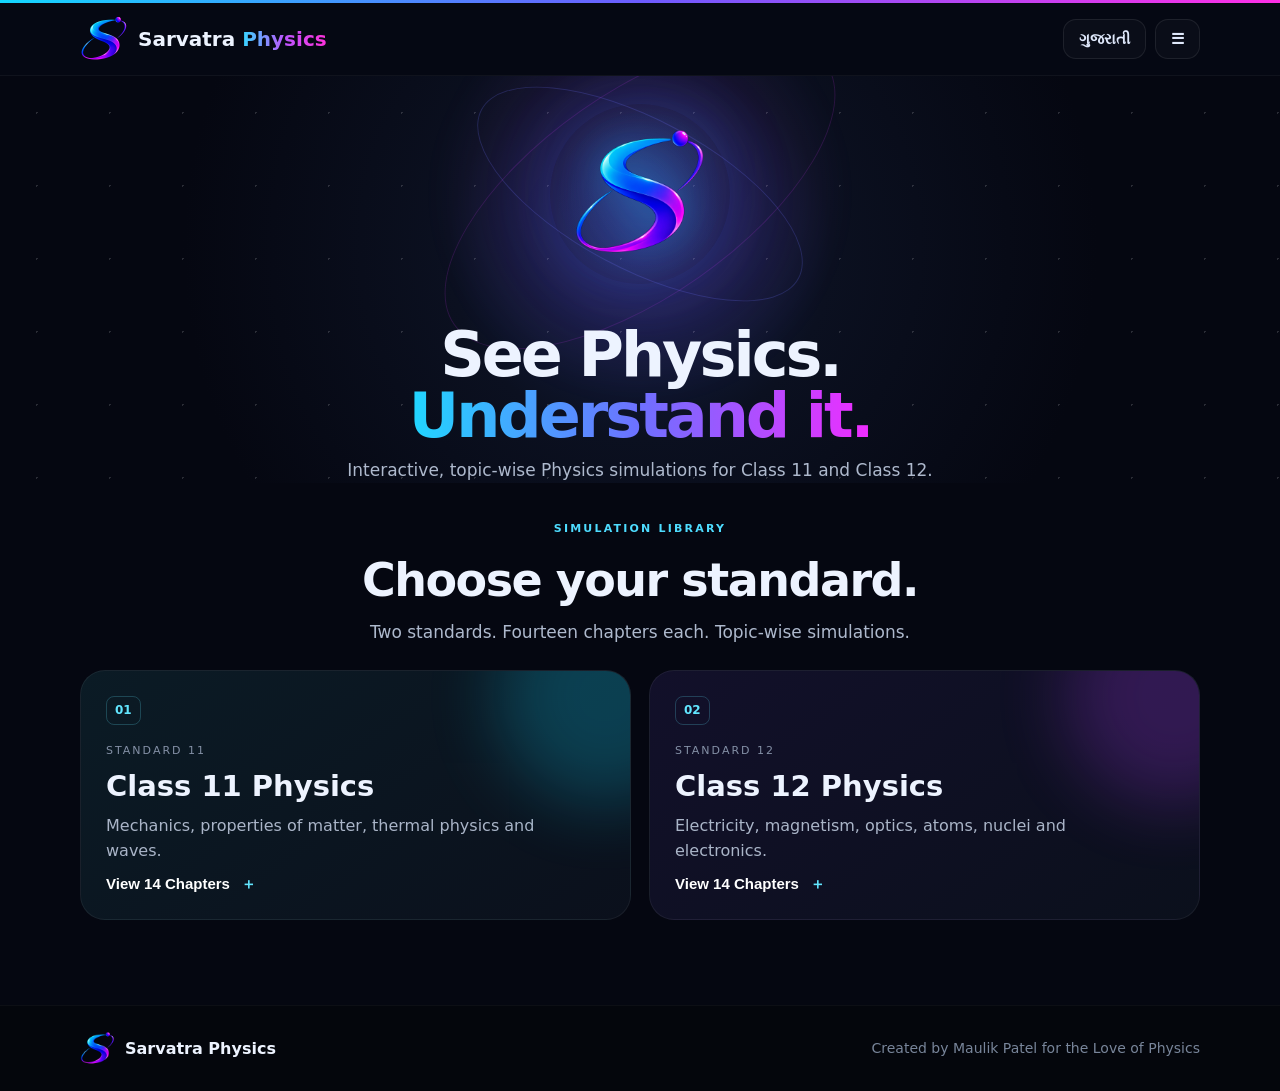
<file: index.html>
<!doctype html>
<html lang="en">
<head>
<meta charset="utf-8"><meta name="viewport" content="width=device-width,initial-scale=1">
<title>Sarvatra Physics — Simulation Library</title>
<link rel="icon" href="logo.png"><link rel="stylesheet" href="style.css">
<style>
/* Full-screen simulation viewer */
.media-modal.show {
  position: fixed !important;
  inset: 0 !important;
  z-index: 99999 !important;
  display: flex !important;
  align-items: stretch !important;
  justify-content: stretch !important;
  padding: 0 !important;
  margin: 0 !important;
  width: 100vw !important;
  height: 100dvh !important;
  max-width: none !important;
  max-height: none !important;
  border-radius: 0 !important;
  overflow: hidden !important;
}
.media-modal.show .media-dialog {
  display: flex !important;
  flex-direction: column !important;
  width: 100% !important;
  height: 100% !important;
  max-width: none !important;
  max-height: none !important;
  margin: 0 !important;
  border: 0 !important;
  border-radius: 0 !important;
  overflow: hidden !important;
}
.media-modal.show .media-dialog-head {
  flex: 0 0 auto;
  padding: 12px 16px;
}
.media-modal.show .media-stage {
  flex: 1 1 auto !important;
  min-height: 0 !important;
  height: auto !important;
  overflow: auto !important;
  padding: 0 !important;
  margin: 0 !important;
  border-radius: 0 !important;
}
.sim-frame {
  display: block;
  width: 100%;
  height: 100%;
  min-height: 100%;
  border: none;
  border-radius: 0;
  background: #020617;
}

/* Beautiful Frame for Open Simulation Button */
.topic-sim {
  display: inline-flex;
  align-items: center;
  padding: 6px 16px;
  margin-left: 8px;
  border: 1px solid rgba(255, 255, 255, 0.4);
  border-radius: 8px;
  background: rgba(255, 255, 255, 0.05);
  color: inherit;
  font-family: inherit;
  font-size: 0.9em;
  font-weight: 500;
  text-decoration: none;
  cursor: pointer;
  transition: all 0.25s ease-in-out;
}
.topic-sim:hover {
  border-color: #ffffff;
  background: rgba(255, 255, 255, 0.15);
  transform: translateY(-1px);
  box-shadow: 0 4px 12px rgba(0, 0, 0, 0.15);
}
</style>
</head>
<body>
<div class="topline"></div>
<header class="header"><div class="container nav">
<a class="brand" href="#top"><img src="logo.png"><span>Sarvatra <b>Physics</b></span></a>
<div class="nav-actions"><button id="lang">ગુજરાતી</button><button id="menu">☰</button></div>
</div></header>
<main id="top">
<section class="hero">
<div class="stars"></div>
<div class="hero-visual">
  <div class="hero-glow"></div>
  <div class="hero-orbit orbit-a"></div>
  <div class="hero-orbit orbit-b"></div>
  <div class="hero-logo"><img src="logo.png" alt="Sarvatra Physics logo"></div>
</div>
<div class="hero-copy"><h1>See Physics.<br><em>Understand it.</em></h1><p>Interactive, topic-wise Physics simulations for Class 11 and Class 12.</p></div>
</section>
<section id="classes" class="library container">
<div class="section-head"><span>SIMULATION LIBRARY</span><h2>Choose your standard.</h2><p>Two standards. Fourteen chapters each. Topic-wise simulations.</p></div>
<div class="class-grid">
<article class="class-card class11" tabindex="0" role="button" aria-label="Open Class 11 Physics chapters"><div class="card-number">01</div><div><small>STANDARD 11</small><h3>Class 11 Physics</h3><p>Mechanics, properties of matter, thermal physics and waves.</p></div><button class="open-class" type="button">View 14 Chapters <b>＋</b></button></article>
<article class="class-card class12" tabindex="0" role="button" aria-label="Open Class 12 Physics chapters"><div class="card-number">02</div><div><small>STANDARD 12</small><h3>Class 12 Physics</h3><p>Electricity, magnetism, optics, atoms, nuclei and electronics.</p></div><button class="open-class" type="button">View 14 Chapters <b>＋</b></button></article>
</div>
<div class="chapter-panel" id="panel11"><div class="panel-head"><div><small>STANDARD 11</small><h2>Class 11 Physics</h2></div><button class="close-panel">×</button></div><div class="chapters" id="chapters11"></div></div>
<div class="chapter-panel" id="panel12"><div class="panel-head"><div><small>STANDARD 12</small><h2>Class 12 Physics</h2></div><button class="close-panel">×</button></div><div class="chapters" id="chapters12"></div></div>
</section>
</main>
<footer><div class="container"><img src="logo.png"><span>Sarvatra Physics</span><small>Created by Maulik Patel for the Love of Physics</small></div></footer>
<script>
const rutherford='https://javalab.org/en/rutherford_scattering_en/';
const spectrumSim='hydrogen_spectrum.html';

const c11=[
['01','Units & Measurements',['Units, dimensions & errors','Significant figures','Dimensional analysis']],
['02','Motion in a Straight Line',['Position & displacement','Velocity & acceleration','Motion graphs','Free fall']],
['03','Motion in a Plane',['Vectors','Projectile motion','Uniform circular motion']],
['04','Laws of Motion',['Newton’s laws','Friction','Tension & connected bodies','Circular dynamics']],
['05','Work, Energy & Power',['Work done by force','Kinetic & potential energy','Work-energy theorem','Power']],
['06','System of Particles & Rotational Motion',['Centre of mass','Torque','Moment of inertia','Rolling motion']],
['07','Gravitation',['Gravitational field','Satellites','Orbital velocity','Escape velocity']],
['08','Mechanical Properties of Solids',[['Stress & strain',''],['Elasticity','elasticity_simulation.html'],['Young’s modulus','']]],
['09','Mechanical Properties of Fluids',['Pressure','Continuity equation','Bernoulli’s theorem','Viscosity']],
['10','Thermal Properties of Matter',['Thermal expansion','Calorimetry','Heat transfer','Thermal conductivity']],
['11','Thermodynamics',['Zeroth law','First law','Thermodynamic processes','Heat engines']],
['12','Kinetic Theory',['Ideal gas','Pressure & temperature','Degrees of freedom','Mean free path']],
['13','Oscillations',['SHM','Energy in SHM','Spring-mass system','Simple pendulum']],
['14','Waves',['Wave motion','Superposition','Standing waves','Beats']]
];
const c12=[
['01','Electric Charges & Fields',['Coulomb’s law','Electric field','Electric flux','Gauss’s law']],
['02','Electrostatic Potential & Capacitance',['Potential','Potential energy','Capacitors','Dielectrics']],
['03','Current Electricity',['Drift velocity','Ohm’s law','Kirchhoff’s laws','Wheatstone bridge']],
['04','Moving Charges & Magnetism',['Lorentz force','Biot–Savart law','Ampere’s law','Charged particle motion']],
['05','Magnetism & Matter',['Magnetic dipole','Earth’s magnetism','Magnetic materials']],
['06','Electromagnetic Induction',['Faraday’s law','Lenz’s law','Motional emf','Inductance']],
['07','Alternating Current',['AC voltage/current','LCR circuit','Resonance','Transformer']],
['08','Electromagnetic Waves',['Displacement current','EM spectrum','Properties of EM waves']],
['09','Ray Optics & Optical Instruments',['Reflection','Refraction','Lenses','Optical instruments']],
['10','Wave Optics',['Huygens principle','Interference','Young’s double slit','Diffraction']],
['11','Dual Nature of Radiation & Matter',['Photoelectric effect','de Broglie wavelength','Matter waves']],
['12','Atoms',[['Rutherford scattering',rutherford],['Bohr model',''],['Hydrogen spectrum (Emission & Absorption)',spectrumSim]]],
['13','Nuclei',['Nuclear size','Radioactivity','Binding energy','Nuclear reactions']],
['14','Semiconductor Electronics',['PN junction','Diode','Rectifier','Transistor','Logic gates']]
];

// Topic animations are configured in media.json.
let mediaMap = {};

function topicKey(name) {
  return name.toLowerCase().trim().replace(/[^a-z0-9]+/g,'-').replace(/^-|-$/g,'');
}

function chapterHTML(ch, standard) {
  const [n,title,topics]=ch;
  let rows='';
  if(Array.isArray(topics[0])) topics.forEach(([t,u])=>rows+=topic(t,u,standard,n,title));
  else topics.forEach(t=>rows+=topic(t,'',standard,n,title));
  return `<details class="chapter"><summary><span>${n}</span><strong>${title}</strong><i>⌄</i></summary><div class="topic-list">${rows}</div></details>`;
}

function topic(name,url,standard,chapterNo,chapterTitle) {
  const key = `${standard}/${String(chapterNo).padStart(2,'0')}/${topicKey(name)}`;
  const media = mediaMap[key];
  const mediaButton = media ? `<button class="topic-media" data-media="${media}" data-title="${name}">▶ Preview</button>` : `<span class="empty">Animation coming soon</span>`;
  
  let sim = '';
  if (url) {
    if (url.endsWith('.html')) {
      sim = `<button class="topic-sim" onclick="openSim('${url}', '${name}')">Open simulation ↗</button>`;
    } else {
      sim = `<a class="topic-sim" href="${url}" target="_blank" rel="noopener">Open simulation ↗</a>`;
    }
  }

  return `<div class="topic"><div class="topic-name"><span>${name}</span><small>${chapterTitle}</small></div><div class="topic-actions">${mediaButton}${sim}</div></div>`;
}

function openSim(url, title) {
  const overlay=document.getElementById('mediaModal');
  const stage=document.getElementById('mediaStage');
  document.getElementById('mediaTitle').textContent=title;
  stage.innerHTML=`<iframe src="${url}" class="sim-frame" title="${title}" allow="fullscreen; autoplay" allowfullscreen></iframe>`;
  overlay.classList.add('show');
  document.body.style.overflow='hidden';
}

async function loadMedia() {
  try {
    const res = await fetch('media.json', {cache:'no-store'});
    if(res.ok) mediaMap = await res.json();
  } catch(e) {
    console.warn('media.json could not be loaded; topics will show without animations.');
  }
  document.getElementById('chapters11').innerHTML=c11.map(ch=>chapterHTML(ch,'class11')).join('');
  document.getElementById('chapters12').innerHTML=c12.map(ch=>chapterHTML(ch,'class12')).join('');
  bindMediaButtons();
}

function bindMediaButtons() {
  document.querySelectorAll('.topic-media').forEach(btn=>btn.onclick=()=>openMedia(btn.dataset.media,btn.dataset.title));
}

function openMedia(src,title) {
  const overlay=document.getElementById('mediaModal');
  const stage=document.getElementById('mediaStage');
  document.getElementById('mediaTitle').textContent=title;
  stage.innerHTML='';
  const lower=src.toLowerCase();
  if(lower.endsWith('.gif')) {
    stage.innerHTML=`<img src="${src}" alt="${title} animation">`;
  } else {
    stage.innerHTML=`<video src="${src}" autoplay muted loop playsinline controls></video>`;
  }
  overlay.classList.add('show');
}

function closeMedia() {
  const overlay=document.getElementById('mediaModal');
  overlay.classList.remove('show');
  document.getElementById('mediaStage').innerHTML='';
  document.body.style.overflow='';
}

document.addEventListener('DOMContentLoaded',()=>{
  const p11=document.getElementById('panel11');
  const p12=document.getElementById('panel12');
  const cards=document.querySelectorAll('.class-card');
  const openPanel=(panel,other)=>{
    panel.classList.add('show');
    other.classList.remove('show');
    setTimeout(()=>panel.scrollIntoView({behavior:'smooth',block:'start'}),20);
  };
  cards[0].addEventListener('click',()=>openPanel(p11,p12));
  cards[1].addEventListener('click',()=>openPanel(p12,p11));
  cards[0].addEventListener('keydown',e=>{if(e.key==='Enter'||e.key===' '){e.preventDefault();openPanel(p11,p12)}});
  cards[1].addEventListener('keydown',e=>{if(e.key==='Enter'||e.key===' '){e.preventDefault();openPanel(p12,p11)}});
  document.querySelectorAll('.close-panel').forEach(b=>b.onclick=()=>b.closest('.chapter-panel').classList.remove('show'));
  document.getElementById('lang').onclick=()=>{document.documentElement.classList.toggle('gu');document.getElementById('lang').textContent=document.documentElement.classList.contains('gu')?'English':'ગુજરાતી'};
  document.getElementById('closeMedia').onclick=closeMedia;
  document.getElementById('mediaModal').addEventListener('click',e=>{if(e.target.id==='mediaModal')closeMedia()});
  document.addEventListener('keydown',e=>{if(e.key==='Escape')closeMedia()});
  loadMedia();
});
</script>

<div class="media-modal" id="mediaModal" aria-hidden="true">
  <div class="media-dialog">
    <div class="media-dialog-head"><strong id="mediaTitle">Animation</strong><button id="closeMedia" aria-label="Close">×</button></div>
    <div class="media-stage" id="mediaStage"></div>
  </div>
</div>
</body></html>
</file>
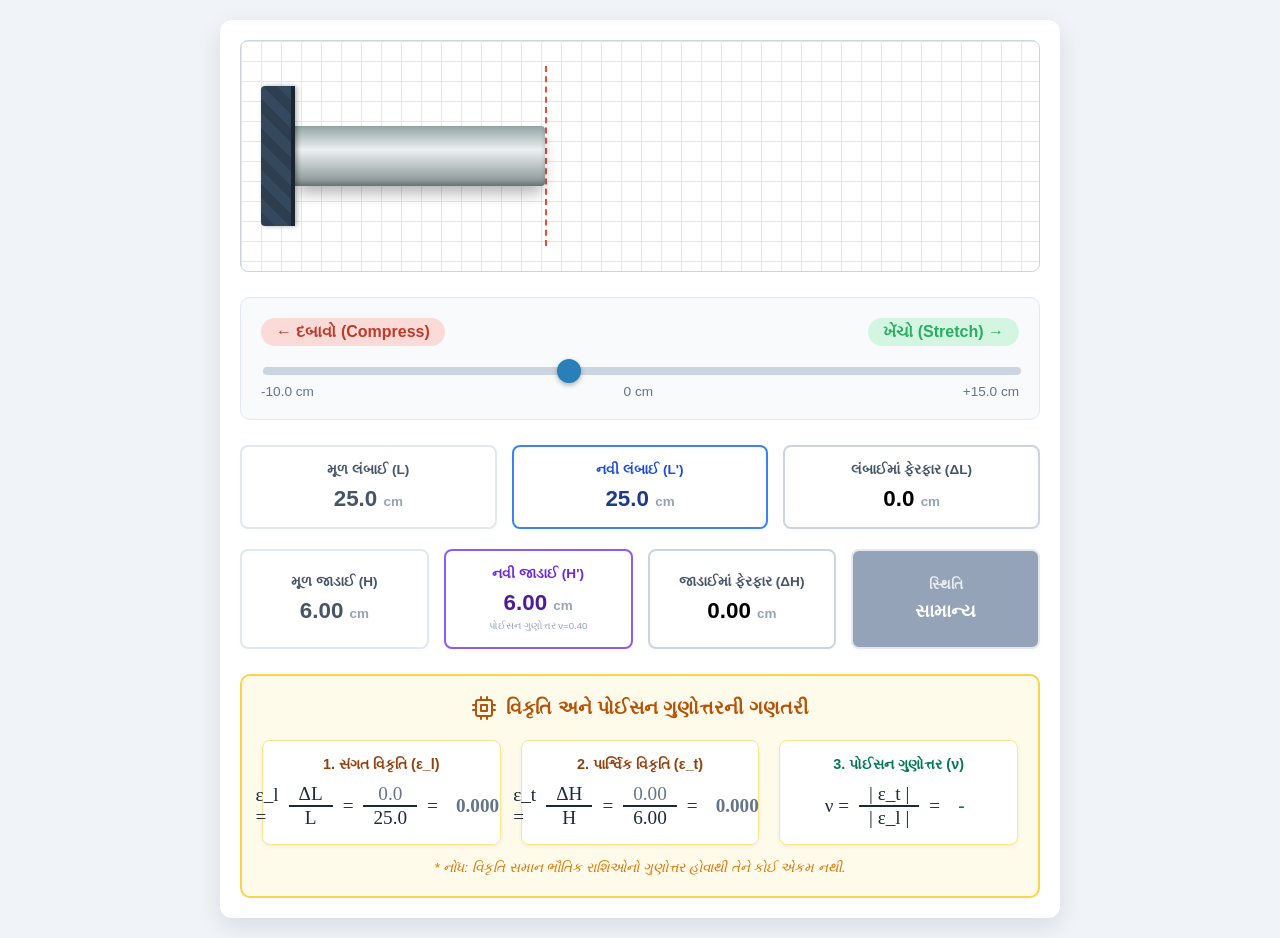
<file: elasticity-simulation.html>
<!DOCTYPE html>
<html lang="gu">
<head>
    <meta charset="UTF-8">
    <meta name="viewport" content="width=device-width, initial-scale=1.0">
    <title>સ્થિતિસ્થાપકતા અને પોઈસન ગુણોત્તર સિમ્યુલેશન</title>
    <style>
        body { font-family: 'Segoe UI', Tahoma, Geneva, Verdana, sans-serif; background-color: #f0f4f8; margin: 0; padding: 20px; display: flex; justify-content: center; }
        .simulation-box { background: white; padding: 20px; border-radius: 12px; box-shadow: 0 8px 24px rgba(0,0,0,0.1); width: 100%; max-width: 800px; }
        .lab-area { position: relative; background-color: #fff; background-image: linear-gradient(#e5e7eb 1px, transparent 1px), linear-gradient(90deg, #e5e7eb 1px, transparent 1px); background-size: 20px 20px; border: 1px solid #cbd5e1; border-radius: 8px; padding: 40px 20px; overflow-x: auto; display: flex; align-items: center; min-height: 150px; }
        .wall { width: 30px; height: 140px; background: repeating-linear-gradient(45deg, #2c3e50, #2c3e50 10px, #34495e 10px, #34495e 20px); border-right: 4px solid #1a252f; border-radius: 4px 0 0 4px; position: absolute; left: 20px; z-index: 10; box-shadow: 2px 0 5px rgba(0,0,0,0.3); }
        .cylinder-wrapper { position: absolute; left: 54px; display: flex; align-items: center; height: 140px; }
        .cylinder-main { height: 60px; width: 250px; background: linear-gradient(to bottom, #95a5a6 0%, #ecf0f1 40%, #7f8c8d 100%); box-shadow: 0 10px 15px -3px rgba(0,0,0,0.3), inset 0 -3px 5px rgba(0,0,0,0.2); transition: all 0.1s ease-out; border-radius: 0 4px 4px 0; position: relative; z-index: 5; }
        .cylinder-extension { height: 60px; width: 0px; background: linear-gradient(to bottom, #2ecc71 0%, #a8e6cf 40%, #27ae60 100%); box-shadow: 0 10px 15px -3px rgba(0,0,0,0.3), inset 0 -3px 5px rgba(0,0,0,0.2); transition: all 0.1s ease-out; border-radius: 0 8px 8px 0; z-index: 4; }
        .compression-ghost { height: 60px; width: 0px; background: repeating-linear-gradient(-45deg, rgba(231, 76, 60, 0.2), rgba(231, 76, 60, 0.2) 5px, rgba(255, 255, 255, 0.2) 5px, rgba(255, 255, 255, 0.2) 10px); border: 2px dashed #e74c3c; box-sizing: border-box; position: absolute; right: 0; transition: all 0.1s ease-out; border-radius: 0 4px 4px 0; z-index: 6; display: none; }
        .marker-l0 { position: absolute; left: 250px; top: -20px; height: 180px; border-left: 2px dashed #e74c3c; z-index: 2; }
        .controls { margin: 25px 0; padding: 20px; background: #f8fafc; border-radius: 10px; border: 1px solid #e2e8f0; text-align: center; }
        .slider-labels { display: flex; justify-content: space-between; font-weight: bold; margin-bottom: 15px; }
        .btn-compress { color: #c0392b; background: #fadbd8; padding: 5px 15px; border-radius: 20px;}
        .btn-stretch { color: #27ae60; background: #d5f5e3; padding: 5px 15px; border-radius: 20px;}
        input[type="range"] { width: 100%; cursor: pointer; height: 8px; background: #cbd5e1; border-radius: 5px; outline: none; -webkit-appearance: none; }
        input[type="range"]::-webkit-slider-thumb { -webkit-appearance: none; width: 24px; height: 24px; background: #2980b9; border-radius: 50%; cursor: pointer; box-shadow: 0 2px 5px rgba(0,0,0,0.3); }
        .scale-markers { display: flex; justify-content: space-between; font-size: 0.85em; color: #64748b; margin-top: 5px; }
        .data-grid { display: grid; grid-template-columns: repeat(auto-fit, minmax(130px, 1fr)); gap: 15px; margin-top: 20px; }
        .data-card { background: #fff; padding: 15px 10px; border-radius: 8px; border: 2px solid #e2e8f0; text-align: center; box-shadow: 0 2px 5px rgba(0,0,0,0.02); display: flex; flex-direction: column; justify-content: center; }
        .data-title { font-size: 0.85em; color: #475569; font-weight: 600; margin-bottom: 8px; }
        .data-value { font-size: 1.4em; font-weight: bold; }
        .unit { font-size: 0.6em; color: #94a3b8; }
        .status-card { color: white; transition: background 0.3s; display: flex; flex-direction: column; justify-content: center; }
        .calculation-panel { margin-top: 25px; background: #fffbeb; border: 2px solid #fcd34d; border-radius: 10px; padding: 20px; }
        .panel-title { text-align: center; font-weight: bold; color: #b45309; font-size: 1.2em; margin-bottom: 20px; display: flex; align-items: center; justify-content: center; gap: 10px; }
        .math-grid { display: grid; grid-template-columns: repeat(auto-fit, minmax(220px, 1fr)); gap: 20px; }
        .math-box { background: white; padding: 15px; border-radius: 8px; border: 1px solid #fde68a; box-shadow: 0 2px 4px rgba(0,0,0,0.05); display: flex; flex-direction: column; align-items: center; }
        .math-box-title { font-size: 0.9em; color: #92400e; font-weight: bold; margin-bottom: 10px; text-align: center; }
        .formula-row { display: flex; align-items: center; justify-content: center; font-size: 1.2em; font-family: 'Cambria Math', 'Times New Roman', serif; color: #1e293b; gap: 10px; width: 100%; }
        .fraction { display: flex; flex-direction: column; align-items: center; margin: 0 5px; }
        .numerator { border-bottom: 2px solid #1e293b; padding: 0 5px; text-align: center; width: 100%; }
        .denominator { padding: 0 5px; text-align: center; width: 100%; }
        .result-val { font-weight: bold; padding: 2px 8px; border-radius: 4px; }
        .note { text-align: center; font-size: 0.85em; color: #d97706; margin-top: 15px; font-style: italic; }
    </style>
</head>
<body>

<div class="simulation-box">
    
    <div class="lab-area">
        <div class="wall"></div>
        <div class="cylinder-wrapper">
            <div class="marker-l0"></div>
            <div class="cylinder-main" id="cyl-main">
                <div class="compression-ghost" id="cyl-ghost"></div>
            </div>
            <div class="cylinder-extension" id="cyl-ext"></div>
        </div>
    </div>

    <div class="controls">
        <div class="slider-labels">
            <span class="btn-compress">← દબાવો (Compress)</span>
            <span class="btn-stretch">ખેંચો (Stretch) →</span>
        </div>
        <input type="range" id="force-slider" min="-100" max="150" value="0">
        <div class="scale-markers">
            <span>-10.0 cm</span>
            <span>0 cm</span>
            <span>+15.0 cm</span>
        </div>
    </div>

    <div class="data-grid">
        <div class="data-card">
            <div class="data-title">મૂળ લંબાઈ (L)</div>
            <div class="data-value" style="color: #475569;">25.0 <span class="unit">cm</span></div>
        </div>
        <div class="data-card" style="border-color: #3b82f6;">
            <div class="data-title" style="color: #1d4ed8;">નવી લંબાઈ (L')</div>
            <div class="data-value" id="val-new-length" style="color: #1e3a8a;">25.0 <span class="unit">cm</span></div>
        </div>
        <div class="data-card" id="card-delta" style="border-color: #cbd5e1;">
            <div class="data-title">લંબાઈમાં ફેરફાર (ΔL)</div>
            <div class="data-value" id="val-delta">0.0 <span class="unit">cm</span></div>
        </div>
    </div>

    <div class="data-grid">
        <div class="data-card">
            <div class="data-title">મૂળ જાડાઈ (H)</div>
            <div class="data-value" style="color: #475569;">6.00 <span class="unit">cm</span></div>
        </div>
        <div class="data-card" style="border-color: #8b5cf6;">
            <div class="data-title" style="color: #6d28d9;">નવી જાડાઈ (H')</div>
            <div class="data-value" id="val-new-thick" style="color: #4c1d95;">6.00 <span class="unit">cm</span></div>
            <div class="unit" style="margin-top: 4px;">પોઈસન ગુણોત્તર ν=0.40</div>
        </div>
        <div class="data-card" id="card-delta-h" style="border-color: #cbd5e1;">
            <div class="data-title">જાડાઈમાં ફેરફાર (ΔH)</div>
            <div class="data-value" id="val-delta-h">0.00 <span class="unit">cm</span></div>
        </div>
        <div class="data-card status-card" id="status-box" style="background: #94a3b8;">
            <div class="data-title" style="color: rgba(255,255,255,0.8);">સ્થિતિ</div>
            <div class="data-value" id="status-text" style="font-size: 1.1em;">સામાન્ય</div>
        </div>
    </div>

    <div class="calculation-panel">
        <div class="panel-title">
            <svg width="24" height="24" viewBox="0 0 24 24" fill="none" stroke="currentColor" stroke-width="2" stroke-linecap="round" stroke-linejoin="round"><rect x="4" y="4" width="16" height="16" rx="2" ry="2"></rect><rect x="9" y="9" width="6" height="6"></rect><line x1="9" y1="1" x2="9" y2="4"></line><line x1="15" y1="1" x2="15" y2="4"></line><line x1="9" y1="20" x2="9" y2="23"></line><line x1="15" y1="20" x2="15" y2="23"></line><line x1="20" y1="9" x2="23" y2="9"></line><line x1="20" y1="14" x2="23" y2="14"></line><line x1="1" y1="9" x2="4" y2="9"></line><line x1="1" y1="14" x2="4" y2="14"></line></svg>
            વિકૃતિ અને પોઈસન ગુણોત્તરની ગણતરી
        </div>
        
        <div class="math-grid">
            <div class="math-box">
                <div class="math-box-title">1. સંગત વિકૃતિ (ε_l)</div>
                <div class="formula-row">
                    ε_l = <div class="fraction"><div class="numerator">ΔL</div><div class="denominator">L</div></div> =
                    <div class="fraction"><div class="numerator" id="math-dl" style="color: #64748b;">0.0</div><div class="denominator">25.0</div></div> = 
                    <span class="result-val" id="math-strain-l" style="color: #64748b;">0.000</span>
                </div>
            </div>

            <div class="math-box">
                <div class="math-box-title">2. પાર્શ્વિક વિકૃતિ (ε_t)</div>
                <div class="formula-row">
                    ε_t = <div class="fraction"><div class="numerator">ΔH</div><div class="denominator">H</div></div> =
                    <div class="fraction"><div class="numerator" id="math-dh" style="color: #64748b;">0.00</div><div class="denominator">6.00</div></div> = 
                    <span class="result-val" id="math-strain-t" style="color: #64748b;">0.000</span>
                </div>
            </div>

            <div class="math-box">
                <div class="math-box-title" style="color: #047857;">3. પોઈસન ગુણોત્તર (ν)</div>
                <div class="formula-row">
                    ν = <div class="fraction"><div class="numerator">| ε_t |</div><div class="denominator">| ε_l |</div></div> = 
                    <span class="result-val" id="math-poisson" style="color: #047857;">-</span>
                </div>
            </div>
        </div>

        <div class="note">* નોંધ: વિકૃતિ સમાન ભૌતિક રાશિઓનો ગુણોત્તર હોવાથી તેને કોઈ એકમ નથી.</div>
    </div>
</div>

<script>
    const slider = document.getElementById('force-slider');
    const cylMain = document.getElementById('cyl-main');
    const cylExt = document.getElementById('cyl-ext');
    const cylGhost = document.getElementById('cyl-ghost');
    
    const valNewLength = document.getElementById('val-new-length');
    const valDelta = document.getElementById('val-delta');
    const cardDelta = document.getElementById('card-delta');
    const valNewThick = document.getElementById('val-new-thick');
    const valDeltaH = document.getElementById('val-delta-h');
    const cardDeltaH = document.getElementById('card-delta-h');
    const statusBox = document.getElementById('status-box');
    const statusText = document.getElementById('status-text');

    const mathDl = document.getElementById('math-dl');
    const mathDh = document.getElementById('math-dh');
    const mathStrainL = document.getElementById('math-strain-l');
    const mathStrainT = document.getElementById('math-strain-t');
    const mathPoisson = document.getElementById('math-poisson');

    const pxPerCm = 10; 
    const L_px = 250;
    const L_cm = 25.0;
    const H_px = 60;
    const H_cm = 6.0;
    const poissonRatio = 0.40;

    slider.addEventListener('input', function() {
        let deltaL_px = parseInt(this.value); 
        let deltaL_cm = deltaL_px / pxPerCm;
        let newLength_cm = L_cm + deltaL_cm;

        let longitudinalStrain = deltaL_cm / L_cm;
        let lateralStrain = -1 * poissonRatio * longitudinalStrain;
        
        let deltaH_cm = lateralStrain * H_cm;
        let newThick_cm = H_cm + deltaH_cm;
        let newThick_px = newThick_cm * pxPerCm;

        cylMain.style.height = newThick_px + 'px';
        cylExt.style.height = newThick_px + 'px';
        
        if (deltaL_px > 0) { 
            cylMain.style.width = L_px + 'px';
            cylMain.style.borderRadius = '0';
            cylExt.style.width = deltaL_px + 'px';
            cylExt.style.left = L_px + 'px';
            cylGhost.style.display = 'none';
        } else if (deltaL_px < 0) { 
            cylMain.style.width = (L_px + deltaL_px) + 'px';
            cylMain.style.borderRadius = '0 4px 4px 0';
            cylExt.style.width = '0px';
            cylGhost.style.display = 'block';
            cylGhost.style.width = Math.abs(deltaL_px) + 'px';
            cylGhost.style.height = newThick_px + 'px';
        } else { 
            cylMain.style.width = L_px + 'px';
            cylMain.style.borderRadius = '0 4px 4px 0';
            cylExt.style.width = '0px';
            cylGhost.style.display = 'none';
        }

        let marginTop = (H_px - newThick_px) / 2;
        cylMain.style.marginTop = marginTop + 'px';
        cylExt.style.marginTop = marginTop + 'px';

        valNewLength.innerText = newLength_cm.toFixed(1) + ' cm';
        valNewThick.innerText = newThick_cm.toFixed(2) + ' cm';

        if (deltaL_cm > 0) {
            valDelta.innerText = '+' + deltaL_cm.toFixed(1) + ' cm';
            valDelta.style.color = '#16a085';
            cardDelta.style.borderColor = '#1abc9c';
            cardDelta.style.background = '#e8f8f5';
            valDeltaH.innerText = deltaH_cm.toFixed(2) + ' cm';
            valDeltaH.style.color = '#c0392b';
            cardDeltaH.style.borderColor = '#e74c3c';
            cardDeltaH.style.background = '#fadbd8';
            statusBox.style.background = '#27ae60';
            statusText.innerText = 'તાણ (Tension)';

            mathDl.style.color = '#16a085';
            mathDl.innerText = '+' + deltaL_cm.toFixed(1);
            mathStrainL.style.color = '#16a085';
            mathStrainL.style.background = '#e8f8f5';
            mathDh.style.color = '#c0392b';
            mathDh.innerText = deltaH_cm.toFixed(2);
            mathStrainT.style.color = '#c0392b';
            mathStrainT.style.background = '#fadbd8';

        } else if (deltaL_cm < 0) {
            valDelta.innerText = deltaL_cm.toFixed(1) + ' cm';
            valDelta.style.color = '#c0392b';
            cardDelta.style.borderColor = '#e74c3c';
            cardDelta.style.background = '#fadbd8';
            valDeltaH.innerText = '+' + deltaH_cm.toFixed(2) + ' cm';
            valDeltaH.style.color = '#16a085';
            cardDeltaH.style.borderColor = '#1abc9c';
            cardDeltaH.style.background = '#e8f8f5';
            statusBox.style.background = '#e74c3c';
            statusText.innerText = 'દબાણ (Compression)';

            mathDl.style.color = '#c0392b';
            mathDl.innerText = deltaL_cm.toFixed(1);
            mathStrainL.style.color = '#c0392b';
            mathStrainL.style.background = '#fadbd8';
            mathDh.style.color = '#16a085';
            mathDh.innerText = '+' + deltaH_cm.toFixed(2);
            mathStrainT.style.color = '#16a085';
            mathStrainT.style.background = '#e8f8f5';

        } else {
            valDelta.innerText = '0.0 cm';
            valDelta.style.color = '#333';
            cardDelta.style.borderColor = '#cbd5e1';
            cardDelta.style.background = '#fff';
            valDeltaH.innerText = '0.00 cm';
            valDeltaH.style.color = '#333';
            cardDeltaH.style.borderColor = '#cbd5e1';
            cardDeltaH.style.background = '#fff';
            statusBox.style.background = '#94a3b8';
            statusText.innerText = 'સામાન્ય';

            mathDl.style.color = '#64748b';
            mathDl.innerText = '0.0';
            mathStrainL.style.color = '#64748b';
            mathStrainL.style.background = 'transparent';
            mathDh.style.color = '#64748b';
            mathDh.innerText = '0.00';
            mathStrainT.style.color = '#64748b';
            mathStrainT.style.background = 'transparent';
        }

        let strainL_val = longitudinalStrain.toFixed(3);
        let strainT_val = lateralStrain.toFixed(3);
        
        mathStrainL.innerText = (longitudinalStrain > 0 ? '+' : '') + strainL_val;
        mathStrainT.innerText = (lateralStrain > 0 ? '+' : '') + strainT_val;

        if (longitudinalStrain !== 0) {
            mathPoisson.innerText = poissonRatio.toFixed(2);
            mathPoisson.style.background = '#d1fae5';
            mathPoisson.style.padding = '2px 10px';
            mathPoisson.style.borderRadius = '4px';
        } else {
            mathPoisson.innerText = '-';
            mathPoisson.style.background = 'transparent';
        }
    });
</script>

</body>
</html>
</file>
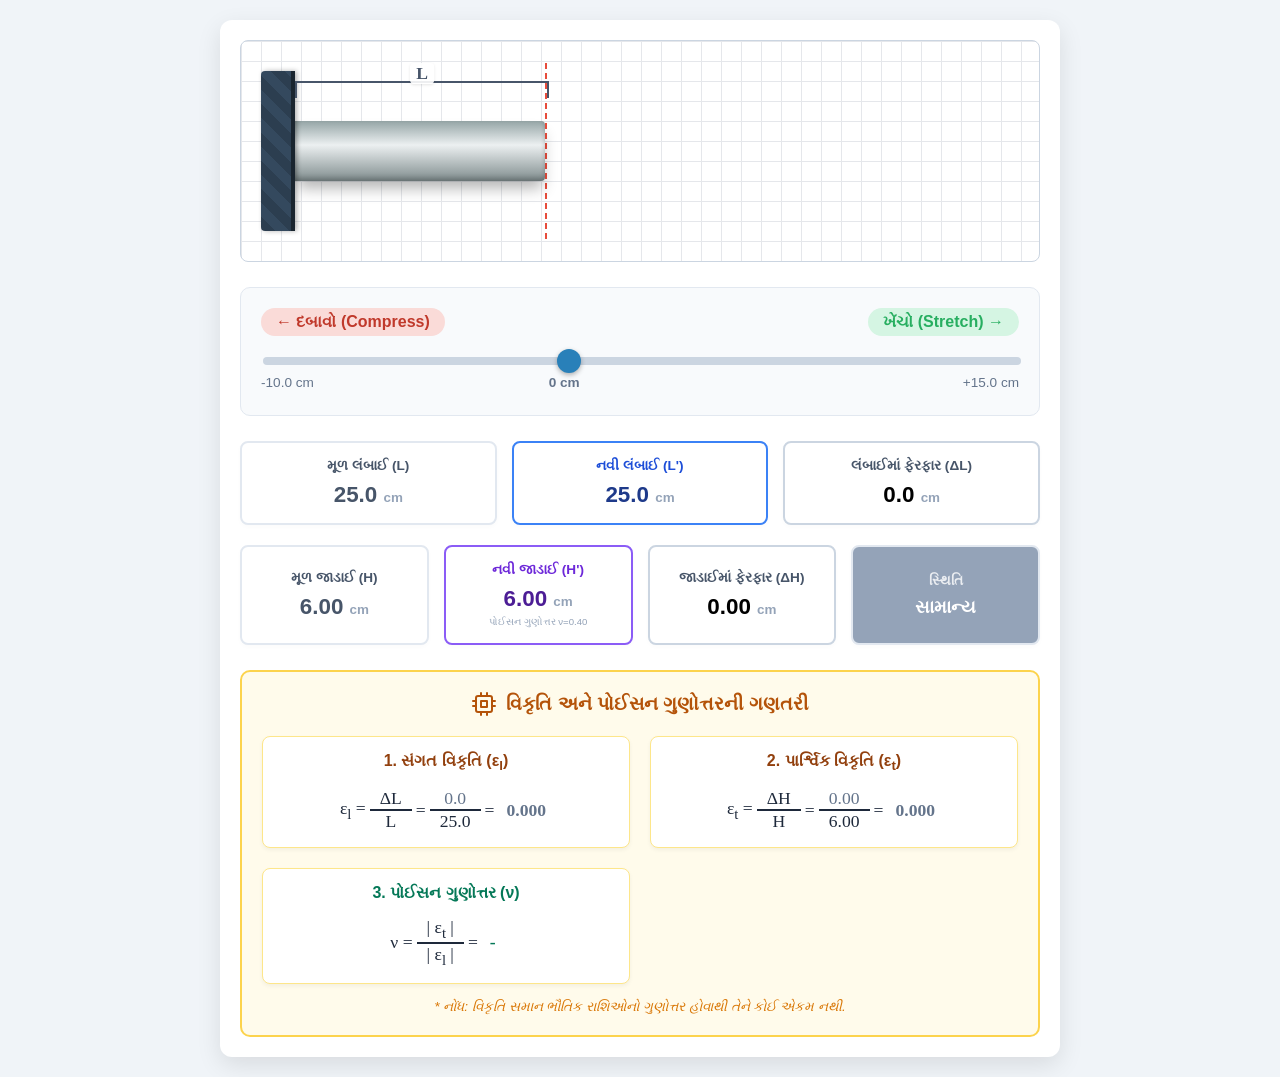
<file: elasticity_simulation.html>
<!DOCTYPE html>
<html lang="gu">
<head>
    <meta charset="UTF-8">
    <meta name="viewport" content="width=device-width, initial-scale=1.0">
    <title>સ્થિતિસ્થાપકતા અને પોઈસન ગુણોત્તર સિમ્યુલેશન</title>
    <style>
        body { font-family: 'Segoe UI', Tahoma, Geneva, Verdana, sans-serif; background-color: #f0f4f8; margin: 0; padding: 20px; display: flex; justify-content: center; }
        .simulation-box { background: white; padding: 20px; border-radius: 12px; box-shadow: 0 8px 24px rgba(0,0,0,0.1); width: 100%; max-width: 800px; }
        
        /* Lab Area & Positioning */
        .lab-area { position: relative; background-color: #fff; background-image: linear-gradient(#e5e7eb 1px, transparent 1px), linear-gradient(90deg, #e5e7eb 1px, transparent 1px); background-size: 20px 20px; border: 1px solid #cbd5e1; border-radius: 8px; overflow: hidden; height: 220px; display: flex; align-items: center; }
        .wall { width: 30px; height: 160px; background: repeating-linear-gradient(45deg, #2c3e50, #2c3e50 10px, #34495e 10px, #34495e 20px); border-right: 4px solid #1a252f; border-radius: 4px 0 0 4px; position: absolute; left: 20px; top: 50%; transform: translateY(-50%); z-index: 10; box-shadow: 2px 0 5px rgba(0,0,0,0.3); }
        .cylinder-wrapper { position: absolute; left: 54px; top: 0; bottom: 0; right: 20px; overflow: visible; }
        
        /* Cylinders */
        .cylinder-main, .cylinder-extension, .compression-ghost { position: absolute; top: 50%; transform: translateY(-50%); transition: all 0.1s ease-out; }
        .cylinder-main { left: 0; height: 60px; width: 250px; background: linear-gradient(to bottom, #95a5a6 0%, #ecf0f1 40%, #7f8c8d 100%); box-shadow: 0 10px 15px -3px rgba(0,0,0,0.3), inset 0 -3px 5px rgba(0,0,0,0.2); border-radius: 0 4px 4px 0; z-index: 5; }
        .cylinder-extension { left: 250px; height: 60px; width: 0px; background: linear-gradient(to bottom, #2ecc71 0%, #a8e6cf 40%, #27ae60 100%); box-shadow: 0 10px 15px -3px rgba(0,0,0,0.3), inset 0 -3px 5px rgba(0,0,0,0.2); border-radius: 0 8px 8px 0; z-index: 4; }
        .compression-ghost { left: 250px; height: 60px; width: 0px; background: repeating-linear-gradient(-45deg, rgba(231, 76, 60, 0.2), rgba(231, 76, 60, 0.2) 5px, rgba(255, 255, 255, 0.2) 5px, rgba(255, 255, 255, 0.2) 10px); border: 2px dashed #e74c3c; box-sizing: border-box; border-radius: 0 4px 4px 0; z-index: 6; display: none; }
        .marker-l0 { position: absolute; left: 250px; top: 10%; height: 80%; border-left: 2px dashed #e74c3c; z-index: 2; }
        
        /* Dimension Lines (Separated Top and Bottom) */
        .dim-line { position: absolute; height: 15px; border-left: 2px solid; border-right: 2px solid; z-index: 15; text-align: center; font-family: 'Cambria Math', 'Times New Roman', serif; font-size: 1.1em; font-weight: bold; }
        
        /* L (Top Line) */
        #dim-L { top: 40px; left: 0; width: 250px; border-top: 2px solid #475569; border-color: #475569; color: #475569; }
        #dim-L .dim-text { position: absolute; top: -20px; left: 50%; transform: translateX(-50%); background: rgba(255,255,255,0.9); padding: 0 6px; border-radius: 4px; box-shadow: 0 1px 3px rgba(0,0,0,0.1); }
        
        /* ΔL (Bottom Line) */
        #dim-dL { bottom: 40px; border-bottom: 2px solid #e74c3c; border-color: #e74c3c; color: #e74c3c; display: none; }
        #dim-dL .dim-text { position: absolute; bottom: -20px; left: 50%; transform: translateX(-50%); background: rgba(255,255,255,0.9); padding: 0 6px; border-radius: 4px; box-shadow: 0 1px 3px rgba(0,0,0,0.1); }

        /* Controls */
        .controls { margin: 25px 0; padding: 20px; background: #f8fafc; border-radius: 10px; border: 1px solid #e2e8f0; text-align: center; }
        .slider-labels { display: flex; justify-content: space-between; font-weight: bold; margin-bottom: 15px; }
        .btn-compress { color: #c0392b; background: #fadbd8; padding: 5px 15px; border-radius: 20px;}
        .btn-stretch { color: #27ae60; background: #d5f5e3; padding: 5px 15px; border-radius: 20px;}
        
        /* Slider Input */
        input[type="range"] { width: 100%; cursor: pointer; height: 8px; background: #cbd5e1; border-radius: 5px; outline: none; -webkit-appearance: none; margin-bottom: 5px; }
        input[type="range"]::-webkit-slider-thumb { -webkit-appearance: none; width: 24px; height: 24px; background: #2980b9; border-radius: 50%; cursor: pointer; box-shadow: 0 2px 5px rgba(0,0,0,0.3); position: relative; z-index: 2; }
        
        /* Fixed Scale Markers */
        .scale-markers { position: relative; height: 20px; font-size: 0.85em; color: #64748b; margin-top: 5px; }
        .scale-markers span { position: absolute; }
        .marker-min { left: 0; }
        .marker-zero { left: 40%; transform: translateX(-50%); font-weight: bold; }
        .marker-max { right: 0; }

        /* Data Cards */
        .data-grid { display: grid; grid-template-columns: repeat(auto-fit, minmax(130px, 1fr)); gap: 15px; margin-top: 20px; }
        .data-card { background: #fff; padding: 15px 10px; border-radius: 8px; border: 2px solid #e2e8f0; text-align: center; box-shadow: 0 2px 5px rgba(0,0,0,0.02); display: flex; flex-direction: column; justify-content: center; }
        .data-title { font-size: 0.85em; color: #475569; font-weight: 600; margin-bottom: 8px; }
        .data-value { font-size: 1.4em; font-weight: bold; }
        .unit { font-size: 0.6em; color: #94a3b8; }
        .status-card { color: white; transition: background 0.3s; display: flex; flex-direction: column; justify-content: center; }
        
        /* Math Panel Fixes */
        .calculation-panel { margin-top: 25px; background: #fffbeb; border: 2px solid #fcd34d; border-radius: 10px; padding: 20px; }
        .panel-title { text-align: center; font-weight: bold; color: #b45309; font-size: 1.2em; margin-bottom: 20px; display: flex; align-items: center; justify-content: center; gap: 10px; }
        .math-grid { display: grid; grid-template-columns: repeat(auto-fit, minmax(280px, 1fr)); gap: 20px; }
        .math-box { background: white; padding: 15px 10px; border-radius: 8px; border: 1px solid #fde68a; box-shadow: 0 2px 4px rgba(0,0,0,0.05); display: flex; flex-direction: column; align-items: center; }
        .math-box-title { font-size: 1em; color: #92400e; font-weight: bold; margin-bottom: 15px; text-align: center; font-family: 'Segoe UI', sans-serif; }
        .formula-row { display: flex; align-items: center; justify-content: center; font-size: 1.1em; font-family: 'Cambria Math', 'Times New Roman', serif; color: #1e293b; gap: 6px; width: 100%; flex-wrap: wrap; }
        .fraction { display: flex; flex-direction: column; align-items: center; margin: 0 3px; }
        .numerator { border-bottom: 2px solid #1e293b; padding: 0 5px; text-align: center; width: 100%; }
        .denominator { padding: 0 5px; text-align: center; width: 100%; }
        .result-val { font-weight: bold; padding: 2px 6px; border-radius: 4px; }
        .note { text-align: center; font-size: 0.85em; color: #d97706; margin-top: 15px; font-style: italic; }
    </style>
</head>
<body>

<div class="simulation-box">
    
    <div class="lab-area">
        <div class="wall"></div>
        <div class="cylinder-wrapper">
            <div class="marker-l0"></div>
            
            <!-- માર્કિંગ L (Top) અને ΔL (Bottom) -->
            <div class="dim-line" id="dim-L"><div class="dim-text">L</div></div>
            <div class="dim-line" id="dim-dL"><div class="dim-text" id="dim-dL-text">ΔL</div></div>

            <div class="cylinder-main" id="cyl-main"></div>
            <div class="compression-ghost" id="cyl-ghost"></div>
            <div class="cylinder-extension" id="cyl-ext"></div>
        </div>
    </div>

    <div class="controls">
        <div class="slider-labels">
            <span class="btn-compress">← દબાવો (Compress)</span>
            <span class="btn-stretch">ખેંચો (Stretch) →</span>
        </div>
        <input type="range" id="force-slider" min="-100" max="150" value="0">
        
        <div class="scale-markers">
            <span class="marker-min">-10.0 cm</span>
            <span class="marker-zero">0 cm</span>
            <span class="marker-max">+15.0 cm</span>
        </div>
    </div>

    <div class="data-grid">
        <div class="data-card">
            <div class="data-title">મૂળ લંબાઈ (L)</div>
            <div class="data-value" style="color: #475569;">25.0 <span class="unit">cm</span></div>
        </div>
        <div class="data-card" style="border-color: #3b82f6;">
            <div class="data-title" style="color: #1d4ed8;">નવી લંબાઈ (L')</div>
            <div class="data-value" id="val-new-length" style="color: #1e3a8a;">25.0 <span class="unit">cm</span></div>
        </div>
        <div class="data-card" id="card-delta" style="border-color: #cbd5e1;">
            <div class="data-title">લંબાઈમાં ફેરફાર (ΔL)</div>
            <div class="data-value" id="val-delta">0.0 <span class="unit">cm</span></div>
        </div>
    </div>

    <div class="data-grid">
        <div class="data-card">
            <div class="data-title">મૂળ જાડાઈ (H)</div>
            <div class="data-value" style="color: #475569;">6.00 <span class="unit">cm</span></div>
        </div>
        <div class="data-card" style="border-color: #8b5cf6;">
            <div class="data-title" style="color: #6d28d9;">નવી જાડાઈ (H')</div>
            <div class="data-value" id="val-new-thick" style="color: #4c1d95;">6.00 <span class="unit">cm</span></div>
            <div class="unit" style="margin-top: 4px;">પોઈસન ગુણોત્તર &nu;=0.40</div>
        </div>
        <div class="data-card" id="card-delta-h" style="border-color: #cbd5e1;">
            <div class="data-title">જાડાઈમાં ફેરફાર (ΔH)</div>
            <div class="data-value" id="val-delta-h">0.00 <span class="unit">cm</span></div>
        </div>
        <div class="data-card status-card" id="status-box" style="background: #94a3b8;">
            <div class="data-title" style="color: rgba(255,255,255,0.8);">સ્થિતિ</div>
            <div class="data-value" id="status-text" style="font-size: 1.1em;">સામાન્ય</div>
        </div>
    </div>

    <div class="calculation-panel">
        <div class="panel-title">
            <svg width="24" height="24" viewBox="0 0 24 24" fill="none" stroke="currentColor" stroke-width="2" stroke-linecap="round" stroke-linejoin="round"><rect x="4" y="4" width="16" height="16" rx="2" ry="2"></rect><rect x="9" y="9" width="6" height="6"></rect><line x1="9" y1="1" x2="9" y2="4"></line><line x1="15" y1="1" x2="15" y2="4"></line><line x1="9" y1="20" x2="9" y2="23"></line><line x1="15" y1="20" x2="15" y2="23"></line><line x1="20" y1="9" x2="23" y2="9"></line><line x1="20" y1="14" x2="23" y2="14"></line><line x1="1" y1="9" x2="4" y2="9"></line><line x1="1" y1="14" x2="4" y2="14"></line></svg>
            વિકૃતિ અને પોઈસન ગુણોત્તરની ગણતરી
        </div>
        
        <div class="math-grid">
            <div class="math-box">
                <div class="math-box-title">1. સંગત વિકૃતિ (&epsilon;<sub>l</sub>)</div>
                <div class="formula-row">
                    <span>&epsilon;<sub>l</sub> =</span>
                    <div class="fraction"><div class="numerator">ΔL</div><div class="denominator">L</div></div> 
                    <span>=</span>
                    <div class="fraction"><div class="numerator" id="math-dl" style="color: #64748b;">0.0</div><div class="denominator">25.0</div></div> 
                    <span>=</span> 
                    <span class="result-val" id="math-strain-l" style="color: #64748b;">0.000</span>
                </div>
            </div>

            <div class="math-box">
                <div class="math-box-title">2. પાર્શ્વિક વિકૃતિ (&epsilon;<sub>t</sub>)</div>
                <div class="formula-row">
                    <span>&epsilon;<sub>t</sub> =</span>
                    <div class="fraction"><div class="numerator">ΔH</div><div class="denominator">H</div></div> 
                    <span>=</span>
                    <div class="fraction"><div class="numerator" id="math-dh" style="color: #64748b;">0.00</div><div class="denominator">6.00</div></div> 
                    <span>=</span> 
                    <span class="result-val" id="math-strain-t" style="color: #64748b;">0.000</span>
                </div>
            </div>

            <div class="math-box">
                <div class="math-box-title" style="color: #047857;">3. પોઈસન ગુણોત્તર (&nu;)</div>
                <div class="formula-row">
                    <span>&nu; =</span> 
                    <div class="fraction"><div class="numerator">| &epsilon;<sub>t</sub> |</div><div class="denominator">| &epsilon;<sub>l</sub> |</div></div> 
                    <span>=</span> 
                    <span class="result-val" id="math-poisson" style="color: #047857;">-</span>
                </div>
            </div>
        </div>
        <div class="note">* નોંધ: વિકૃતિ સમાન ભૌતિક રાશિઓનો ગુણોત્તર હોવાથી તેને કોઈ એકમ નથી.</div>
    </div>
</div>

<script>
    const slider = document.getElementById('force-slider');
    const cylMain = document.getElementById('cyl-main');
    const cylExt = document.getElementById('cyl-ext');
    const cylGhost = document.getElementById('cyl-ghost');
    const dimDL = document.getElementById('dim-dL');
    const dimDLText = document.getElementById('dim-dL-text');
    
    const valNewLength = document.getElementById('val-new-length');
    const valDelta = document.getElementById('val-delta');
    const cardDelta = document.getElementById('card-delta');
    const valNewThick = document.getElementById('val-new-thick');
    const valDeltaH = document.getElementById('val-delta-h');
    const cardDeltaH = document.getElementById('card-delta-h');
    const statusBox = document.getElementById('status-box');
    const statusText = document.getElementById('status-text');

    const mathDl = document.getElementById('math-dl');
    const mathDh = document.getElementById('math-dh');
    const mathStrainL = document.getElementById('math-strain-l');
    const mathStrainT = document.getElementById('math-strain-t');
    const mathPoisson = document.getElementById('math-poisson');

    const pxPerCm = 10; 
    const L_px = 250;
    const L_cm = 25.0;
    const H_px = 60;
    const H_cm = 6.0;
    const poissonRatio = 0.40;

    slider.addEventListener('input', function() {
        let deltaL_px = parseInt(this.value); 
        let deltaL_cm = deltaL_px / pxPerCm;
        let newLength_cm = L_cm + deltaL_cm;

        let longitudinalStrain = deltaL_cm / L_cm;
        let lateralStrain = -1 * poissonRatio * longitudinalStrain;
        
        let deltaH_cm = lateralStrain * H_cm;
        let newThick_cm = H_cm + deltaH_cm;
        let newThick_px = newThick_cm * pxPerCm;

        let mainWidth = deltaL_px < 0 ? (L_px + deltaL_px) : L_px;
        cylMain.style.width = mainWidth + 'px';
        cylMain.style.height = newThick_px + 'px';
        cylMain.style.borderRadius = deltaL_px < 0 ? '0 4px 4px 0' : '0';

        if (deltaL_px > 0) { 
            cylExt.style.width = deltaL_px + 'px';
            cylExt.style.height = newThick_px + 'px';
            cylGhost.style.display = 'none';
            
            dimDL.style.display = 'block';
            dimDL.style.left = L_px + 'px';
            dimDL.style.width = deltaL_px + 'px';
            dimDL.style.borderColor = '#16a085';
            dimDLText.style.color = '#16a085';
        } else if (deltaL_px < 0) { 
            cylExt.style.width = '0px';
            
            cylGhost.style.display = 'block';
            cylGhost.style.left = mainWidth + 'px';
            cylGhost.style.width = Math.abs(deltaL_px) + 'px';
            cylGhost.style.height = newThick_px + 'px';
            
            dimDL.style.display = 'block';
            dimDL.style.left = mainWidth + 'px';
            dimDL.style.width = Math.abs(deltaL_px) + 'px';
            dimDL.style.borderColor = '#c0392b';
            dimDLText.style.color = '#c0392b';
        } else { 
            cylExt.style.width = '0px';
            cylGhost.style.display = 'none';
            dimDL.style.display = 'none';
        }

        valNewLength.innerText = newLength_cm.toFixed(1) + ' cm';
        valNewThick.innerText = newThick_cm.toFixed(2) + ' cm';

        if (deltaL_cm > 0) {
            valDelta.innerText = '+' + deltaL_cm.toFixed(1) + ' cm';
            valDelta.style.color = '#16a085';
            cardDelta.style.borderColor = '#1abc9c';
            cardDelta.style.background = '#e8f8f5';
            valDeltaH.innerText = deltaH_cm.toFixed(2) + ' cm';
            valDeltaH.style.color = '#c0392b';
            cardDeltaH.style.borderColor = '#e74c3c';
            cardDeltaH.style.background = '#fadbd8';
            statusBox.style.background = '#27ae60';
            statusText.innerText = 'તાણ (Tension)';

            mathDl.style.color = '#16a085';
            mathDl.innerText = '+' + deltaL_cm.toFixed(1);
            mathStrainL.style.color = '#16a085';
            mathStrainL.style.background = '#e8f8f5';
            mathDh.style.color = '#c0392b';
            mathDh.innerText = deltaH_cm.toFixed(2);
            mathStrainT.style.color = '#c0392b';
            mathStrainT.style.background = '#fadbd8';

        } else if (deltaL_cm < 0) {
            valDelta.innerText = deltaL_cm.toFixed(1) + ' cm';
            valDelta.style.color = '#c0392b';
            cardDelta.style.borderColor = '#e74c3c';
            cardDelta.style.background = '#fadbd8';
            valDeltaH.innerText = '+' + deltaH_cm.toFixed(2) + ' cm';
            valDeltaH.style.color = '#16a085';
            cardDeltaH.style.borderColor = '#1abc9c';
            cardDeltaH.style.background = '#e8f8f5';
            statusBox.style.background = '#e74c3c';
            statusText.innerText = 'દબાણ (Compression)';

            mathDl.style.color = '#c0392b';
            mathDl.innerText = deltaL_cm.toFixed(1);
            mathStrainL.style.color = '#c0392b';
            mathStrainL.style.background = '#fadbd8';
            mathDh.style.color = '#16a085';
            mathDh.innerText = '+' + deltaH_cm.toFixed(2);
            mathStrainT.style.color = '#16a085';
            mathStrainT.style.background = '#e8f8f5';

        } else {
            valDelta.innerText = '0.0 cm';
            valDelta.style.color = '#333';
            cardDelta.style.borderColor = '#cbd5e1';
            cardDelta.style.background = '#fff';
            valDeltaH.innerText = '0.00 cm';
            valDeltaH.style.color = '#333';
            cardDeltaH.style.borderColor = '#cbd5e1';
            cardDeltaH.style.background = '#fff';
            statusBox.style.background = '#94a3b8';
            statusText.innerText = 'સામાન્ય';

            mathDl.style.color = '#64748b';
            mathDl.innerText = '0.0';
            mathStrainL.style.color = '#64748b';
            mathStrainL.style.background = 'transparent';
            mathDh.style.color = '#64748b';
            mathDh.innerText = '0.00';
            mathStrainT.style.color = '#64748b';
            mathStrainT.style.background = 'transparent';
        }

        let strainL_val = longitudinalStrain.toFixed(3);
        let strainT_val = lateralStrain.toFixed(3);
        
        mathStrainL.innerText = (longitudinalStrain > 0 ? '+' : '') + strainL_val;
        mathStrainT.innerText = (lateralStrain > 0 ? '+' : '') + strainT_val;

        if (longitudinalStrain !== 0) {
            mathPoisson.innerText = poissonRatio.toFixed(2);
            mathPoisson.style.background = '#d1fae5';
            mathPoisson.style.padding = '2px 10px';
            mathPoisson.style.borderRadius = '4px';
        } else {
            mathPoisson.innerText = '-';
            mathPoisson.style.background = 'transparent';
        }
    });
</script>

</body>
</html>
</file>
<file: style.css>
*{box-sizing:border-box}
html{scroll-behavior:smooth}
body{margin:0;background:#050711;color:#edf3ff;font-family:Inter,system-ui,-apple-system,BlinkMacSystemFont,"Segoe UI",sans-serif;font-size:16px;line-height:1.55}
a{text-decoration:none!important;color:inherit!important}.brand,.brand:visited,.brand:hover,.brand:active{text-decoration:none!important;color:#edf3ff!important}.brand span{color:#edf3ff!important}.brand b{color:transparent!important}.container{width:min(1120px,92%);margin:auto}
.topline{height:3px;background:linear-gradient(90deg,#13d7ff,#6d5cff,#ff2fe6)}
.header{position:sticky;top:0;z-index:20;background:#060914e8;backdrop-filter:blur(18px);border-bottom:1px solid #ffffff0b}
.nav{height:72px;display:flex;align-items:center;justify-content:space-between}.brand{display:flex;align-items:center;gap:10px;font-size:20px;font-weight:800;color:#edf3ff;text-decoration:none}.brand img{width:48px;height:48px;object-fit:contain}.brand b{background:linear-gradient(90deg,#35d8ff,#bd55ff,#ff31db);-webkit-background-clip:text;color:transparent}.nav-actions{display:flex;gap:9px}.nav-actions button{border:1px solid #ffffff14;background:#ffffff06;color:#dfe8fb;border-radius:13px;padding:10px 15px;font-weight:800;font-size:15px}
.hero{min-height:405px;position:relative;overflow:hidden;display:flex;flex-direction:column;align-items:center;justify-content:center;text-align:center;background:radial-gradient(circle at 50% 42%,#172454 0,#0b1020 28%,#050711 67%)}
.stars{position:absolute;inset:0;background-image:radial-gradient(#ffffff55 1px,transparent 1px);background-size:73px 73px;opacity:.45}.hero-visual{position:relative;width:470px;height:235px;display:flex;align-items:center;justify-content:center;flex:0 0 auto}.hero-glow{position:absolute;left:50%;top:50%;transform:translate(-50%,-50%);width:430px;height:430px;border-radius:50%;background:radial-gradient(circle,#2563eb28 0,#a855f71c 35%,transparent 68%);filter:blur(10px);animation:glow 4s ease-in-out infinite}.hero-logo{position:relative;z-index:3;width:180px;height:180px;border-radius:50%;display:grid;place-items:center;background:radial-gradient(circle,#26377c55,transparent 66%);box-shadow:0 0 70px #315dff2b;animation:halo 4s ease-in-out infinite}.hero-logo img{width:76%;filter:drop-shadow(0 0 25px #1ebdff88) drop-shadow(0 0 42px #c43cff55);animation:logoPulse 2.8s ease-in-out infinite}.hero-orbit{position:absolute;z-index:4;left:50%;top:50%;border:1px solid #6d72ff38;border-radius:50%;width:360px;height:150px;pointer-events:none;transform-origin:center}.orbit-a{transform:translate(-50%,-50%) rotate(28deg)}.orbit-b{width:455px;height:205px;transform:translate(-50%,-50%) rotate(-35deg);border-color:#d936ff28}
.hero-copy{position:relative;z-index:5;margin-top:0;max-width:760px;padding:0 12px}.eyebrow{display:none}.hero h1{font-size:clamp(38px,6vw,62px);line-height:.98;letter-spacing:-3px;margin:14px 0 10px}.hero h1 em{font-style:normal;background:linear-gradient(90deg,#20d7ff,#6e70ff,#f02cff);-webkit-background-clip:text;color:transparent}.hero p{color:#aeb9cd;font-size:17px;line-height:1.55;margin:0 auto;max-width:650px}
.library{padding:32px 0 85px}.section-head{text-align:center;margin-bottom:25px}.section-head span,.panel-head small{font-size:11px;letter-spacing:2.2px;font-weight:900;color:#4edcff}.section-head h2{font-size:clamp(28px,4.5vw,46px);margin:5px 0 3px;letter-spacing:-1.5px}.section-head p{color:#aeb9cd;font-size:17px;margin:0}.class-grid{display:grid;grid-template-columns:1fr 1fr;gap:18px}.class-card{min-height:225px;border-radius:25px;padding:25px;display:flex;flex-direction:column;justify-content:space-between;border:1px solid #ffffff10;position:relative;overflow:hidden;transition:.3s}.class-card:before{content:"";position:absolute;width:220px;height:220px;border-radius:50%;filter:blur(35px);opacity:.22;right:-85px;top:-85px}.class11{background:linear-gradient(145deg,#0b1b25,#0b101c)}.class11:before{background:#10d9ff}.class12{background:linear-gradient(145deg,#12102a,#0b101c)}.class12:before{background:#b33cff}.class-card:hover{transform:translateY(-5px);border-color:#ffffff25;box-shadow:0 25px 60px #0008}.class-card{cursor:pointer}.class-card:focus-visible{outline:2px solid #62e6ff;outline-offset:3px}.card-number{color:#62e6ff;font-weight:900;font-size:12px;border:1px solid #62e6ff38;border-radius:8px;padding:4px 8px;width:max-content}.class-card small{display:block;color:#8490a6;letter-spacing:2px;font-size:11px;margin-top:17px}.class-card h3{font-size:29px;margin:5px 0}.class-card p{color:#aab5c8;font-size:16px;line-height:1.55;max-width:430px;margin:0 0 12px}.open-class{align-self:flex-start;border:0;background:transparent;color:#fff;font-weight:850;font-size:15px;padding:0;cursor:pointer}.open-class b{color:#62e6ff;margin-left:7px}
.chapter-panel{display:none;margin-top:26px;padding:25px;border:1px solid #ffffff10;background:#080d17;border-radius:25px;scroll-margin-top:90px}.chapter-panel.show{display:block;animation:panelIn .45s ease}.panel-head{display:flex;justify-content:space-between;align-items:center;margin-bottom:15px}.panel-head h2{font-size:28px;margin:5px 0}.close-panel{width:40px;height:40px;border-radius:12px;border:1px solid #ffffff12;background:#ffffff07;color:#dce5f8;font-size:25px}.chapter{border:1px solid #ffffff0b;background:#0b111d;border-radius:16px;margin:10px 0;overflow:hidden}.chapter summary{list-style:none;cursor:pointer;display:grid;grid-template-columns:45px 1fr 25px;gap:10px;align-items:center;padding:17px 18px}.chapter summary::-webkit-details-marker{display:none}.chapter summary span{color:#5edfff;font-size:12px;font-weight:900}.chapter summary strong{font-size:16px}.chapter summary i{font-style:normal;color:#728098;text-align:right}.topic-list{border-top:1px solid #ffffff08;padding:6px 10px 10px}.topic{display:flex;justify-content:space-between;gap:15px;align-items:center;padding:14px 9px;border-bottom:1px solid #ffffff07;font-size:15px;color:#c3ccda}.topic:last-child{border-bottom:0}.topic b{font-size:11px;color:#63e4ff;white-space:nowrap}.topic .empty{color:#657188;font-weight:700}.topic.live:hover{background:#ffffff04;color:#fff}.topic.live{display:flex}.topic.live b{color:#66e7ff}
footer{border-top:1px solid #ffffff09;padding:25px 0;background:#04060c}footer .container{display:flex;align-items:center;gap:10px}footer img{width:35px;height:35px;object-fit:contain}footer span{font-weight:800}footer small{margin-left:auto;color:#78859a;font-size:14px}
@keyframes logoPulse{0%,100%{transform:scale(1);filter:drop-shadow(0 0 20px #1ebdff66) drop-shadow(0 0 35px #c43cff44)}50%{transform:scale(1.045);filter:drop-shadow(0 0 38px #1ebdffcc) drop-shadow(0 0 65px #c43cff99)}}@keyframes halo{0%,100%{transform:scale(1);box-shadow:0 0 70px #315dff22}50%{transform:scale(1.035);box-shadow:0 0 110px #315dff44}}@keyframes glow{0%,100%{opacity:.65;transform:scale(.95)}50%{opacity:1;transform:scale(1.05)}}@keyframes panelIn{from{opacity:0;transform:translateY(15px)}to{opacity:1;transform:none}}
@media(max-width:700px){.nav{height:68px}.brand{font-size:17px}.brand img{width:42px;height:42px}.nav-actions button{font-size:14px;padding:10px 13px}.hero{min-height:365px;padding:10px 0 24px}.hero-visual{width:360px;height:205px}.hero-glow{width:330px;height:330px}.hero-logo{width:158px;height:158px}.hero-orbit{width:285px;height:122px}.orbit-b{width:350px;height:158px}.hero-copy{margin-top:0;padding:0 12px}.eyebrow{display:none}.hero h1{font-size:clamp(34px,10.5vw,49px);letter-spacing:-2px;margin:12px 0 8px}.hero p{font-size:16px;line-height:1.45}.library{padding:30px 0 70px}.section-head{margin-bottom:20px}.section-head span{font-size:10px}.section-head h2{font-size:30px;margin:4px 0}.section-head p{font-size:15px;line-height:1.45}.class-grid{grid-template-columns:1fr;gap:14px}.class-card{min-height:185px;padding:21px;border-radius:22px}.class-card small{font-size:10px;margin-top:13px}.class-card h3{font-size:25px;margin:4px 0}.class-card p{font-size:15.5px;line-height:1.5;margin-bottom:7px}.open-class{font-size:15px}.chapter-panel{padding:17px;margin-top:20px}.chapter summary{grid-template-columns:36px 1fr 20px;padding:15px 12px}.chapter summary strong{font-size:15px}.topic{align-items:flex-start;flex-direction:column;gap:6px;font-size:15px}.topic b{font-size:10px}footer small{display:none}}
@media(prefers-reduced-motion:reduce){*,*::before,*::after{animation:none!important;scroll-behavior:auto!important}}

/* V12 topic animation UI */
.topic-name{display:flex;flex-direction:column;gap:2px;min-width:0}.topic-name small{font-size:10px;color:#66738a;letter-spacing:.4px}.topic-actions{display:flex;align-items:center;gap:9px;flex-wrap:wrap}.topic-media,.topic-sim{border:1px solid #63e4ff35;background:#63e4ff0b;color:#66e7ff!important;border-radius:9px;padding:7px 10px;font:inherit;font-size:11px;font-weight:800;cursor:pointer;white-space:nowrap}.topic-sim{display:inline-flex}.topic-media:hover,.topic-sim:hover{background:#63e4ff16;border-color:#63e4ff66}.topic-actions .empty{font-size:11px;color:#657188;font-weight:700;white-space:nowrap}.media-modal{position:fixed;inset:0;z-index:100;background:#02040dcc;backdrop-filter:blur(12px);display:none;align-items:center;justify-content:center;padding:20px}.media-modal.show{display:flex}.media-dialog{width:min(900px,96vw);max-height:90vh;background:#080d17;border:1px solid #ffffff18;border-radius:20px;box-shadow:0 30px 100px #000b;overflow:hidden}.media-dialog-head{display:flex;align-items:center;justify-content:space-between;padding:14px 16px;border-bottom:1px solid #ffffff0d}.media-dialog-head strong{font-size:16px}.media-dialog-head button{width:36px;height:36px;border:1px solid #ffffff12;background:#ffffff07;color:#dce5f8;border-radius:10px;font-size:24px;cursor:pointer}.media-stage{padding:12px;display:grid;place-items:center;min-height:220px}.media-stage img,.media-stage video{display:block;max-width:100%;max-height:72vh;border-radius:12px;background:#02040a}.media-stage video{width:100%}
@media(max-width:700px){.topic-actions{width:100%;justify-content:flex-start}.topic-media,.topic-sim{font-size:11px;padding:7px 9px}.media-dialog{width:100%}.media-stage{padding:8px;min-height:180px}}
</file>
